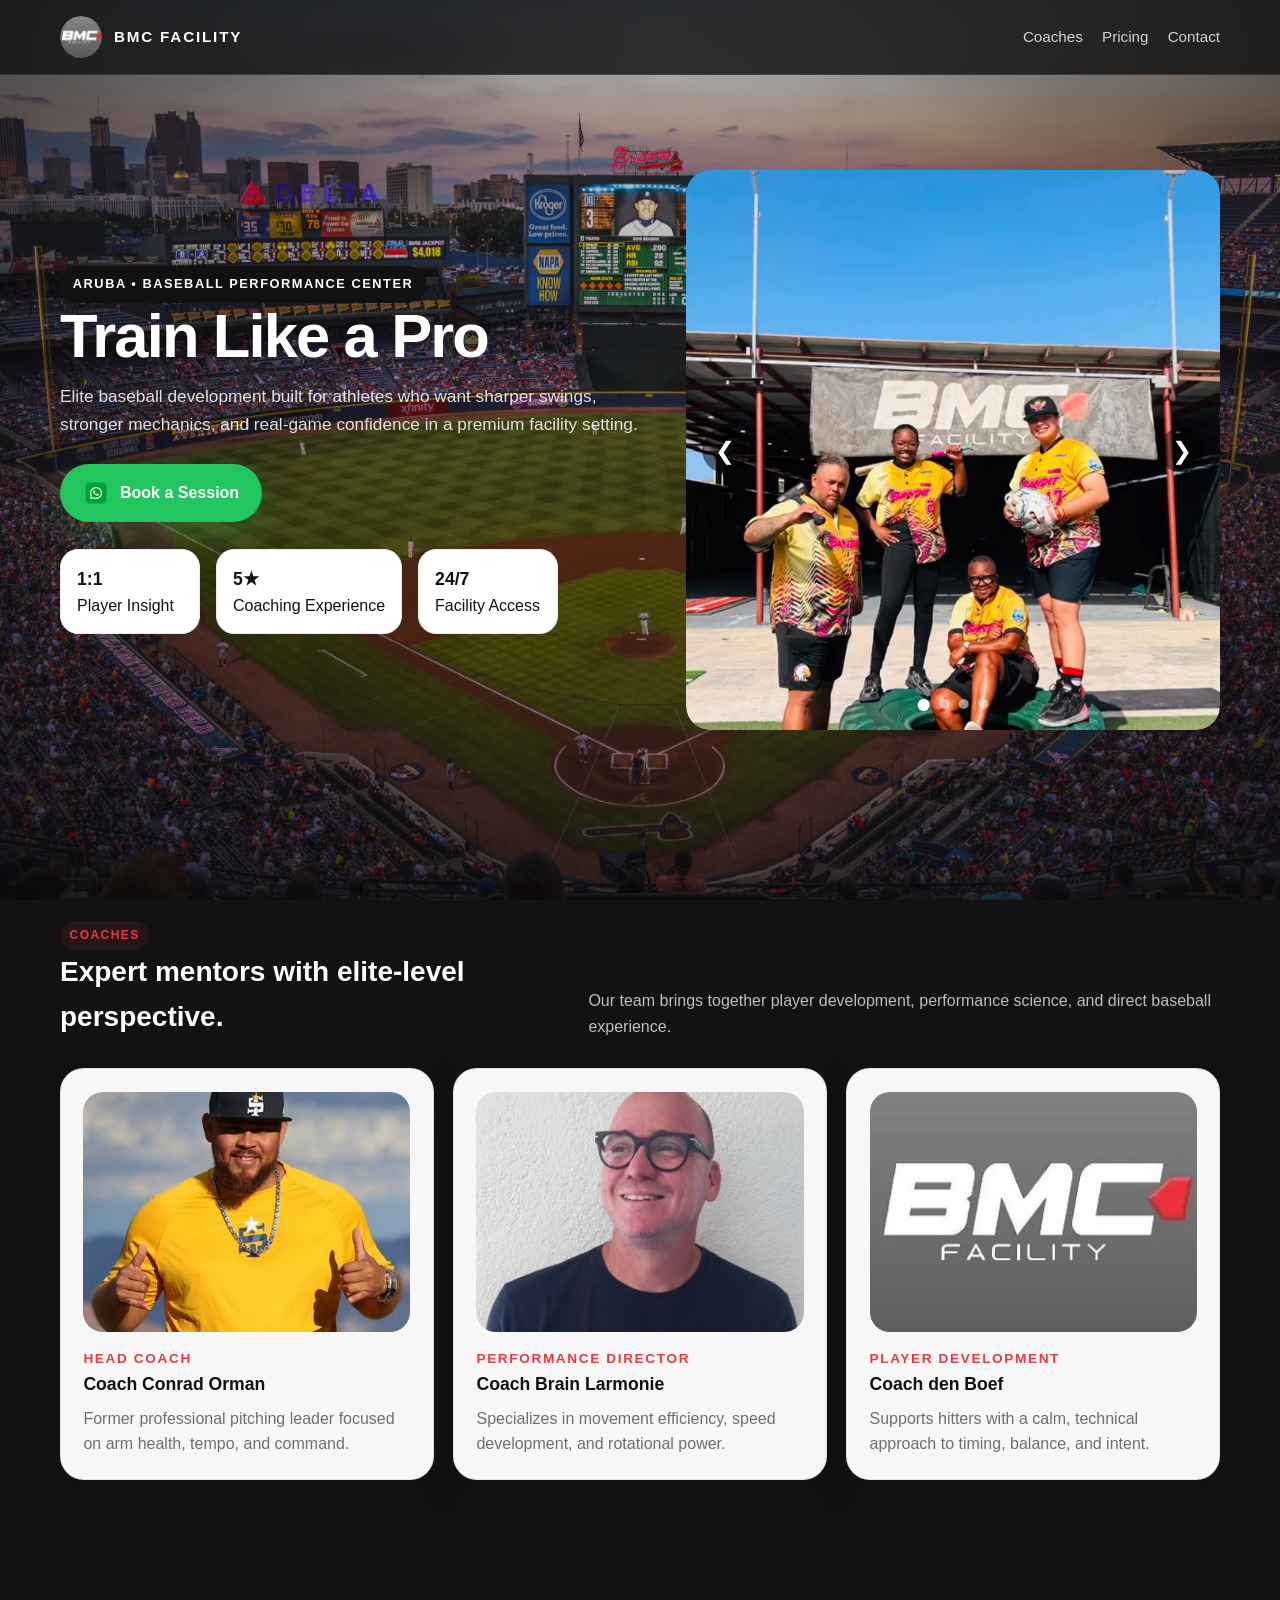
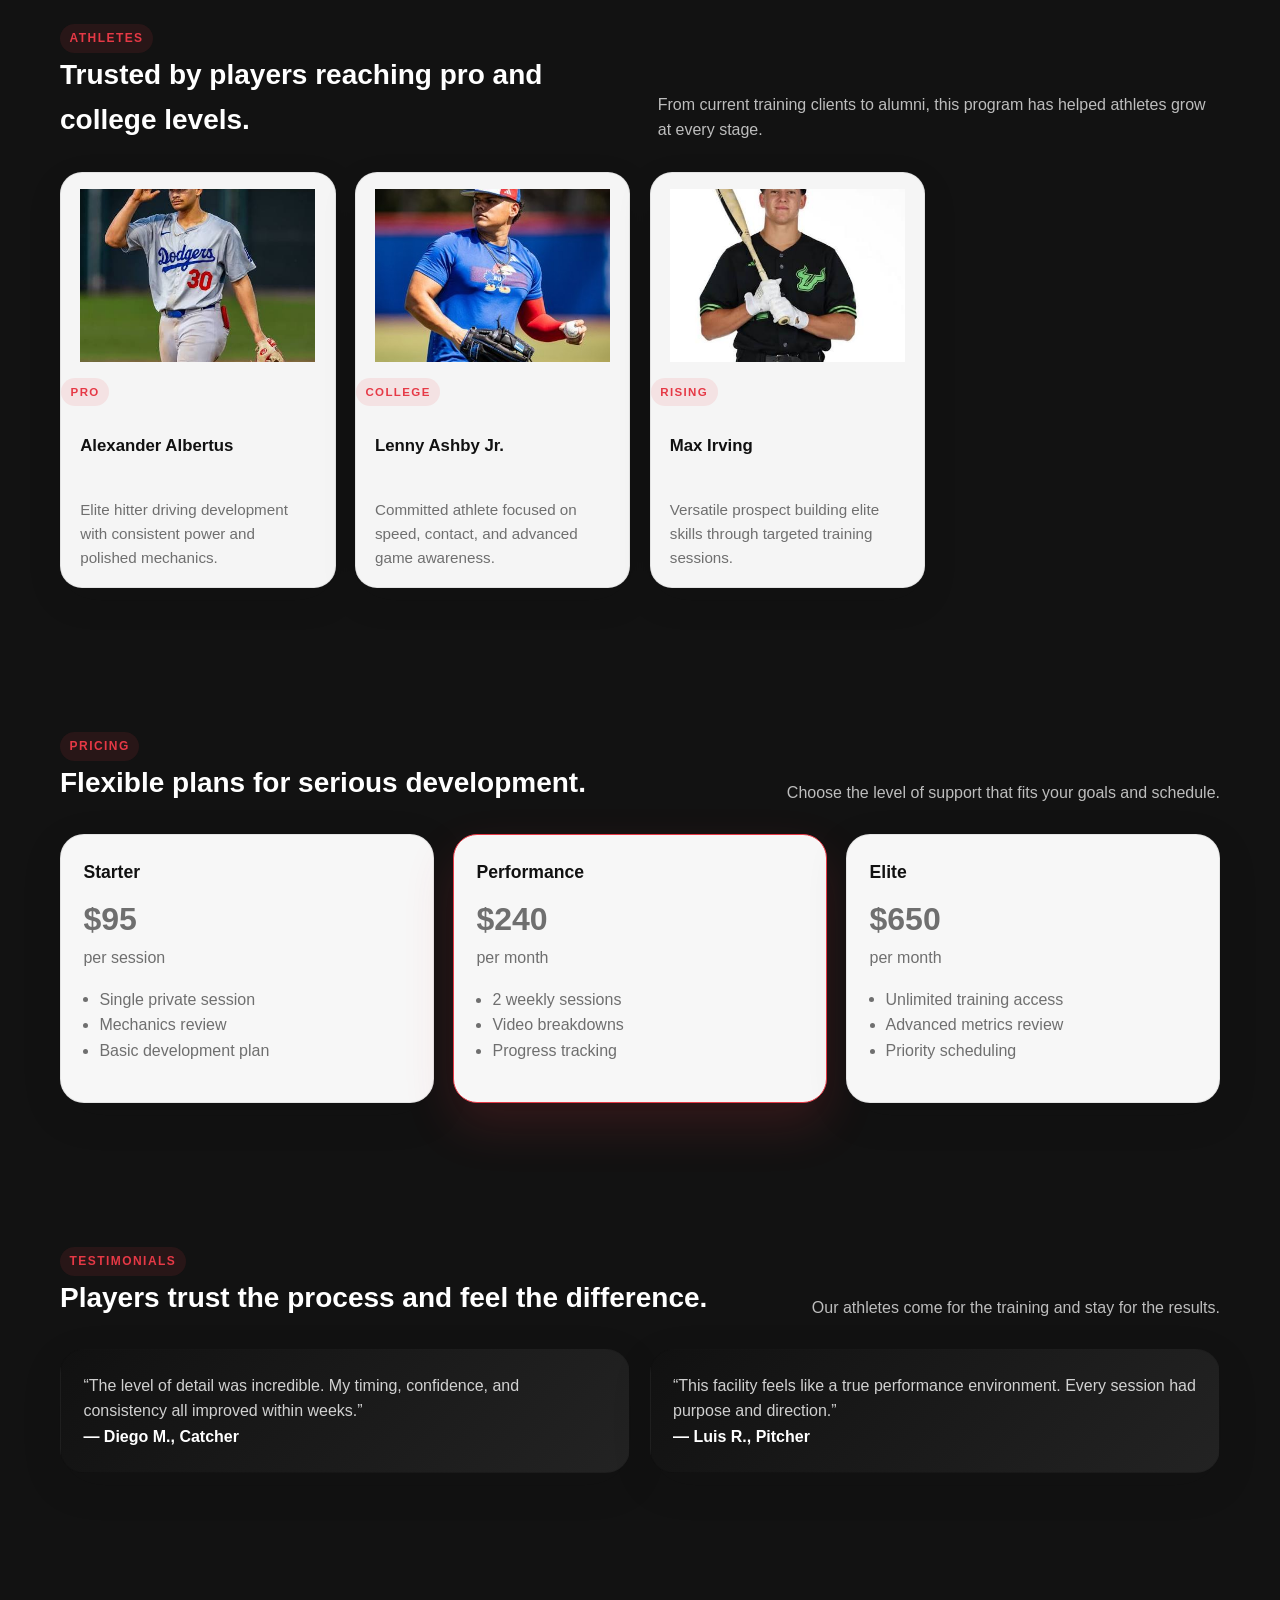
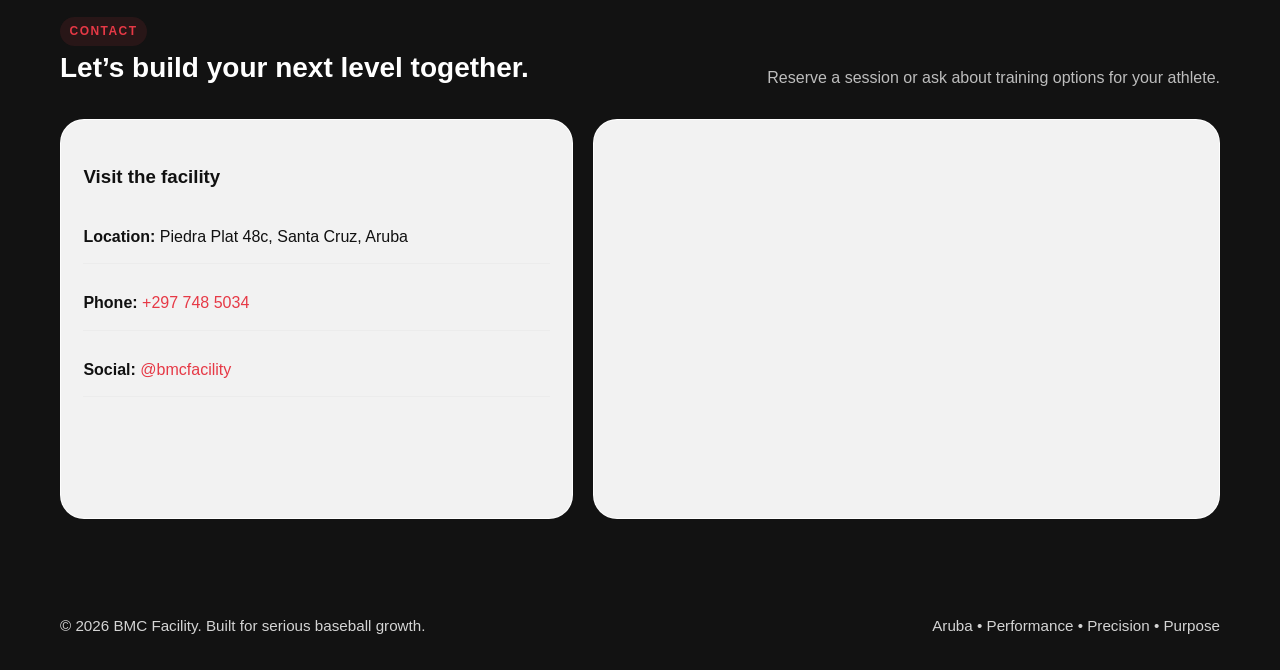
<file: index.html>
<!DOCTYPE html>
<html lang="en">
  <head>
    <meta charset="UTF-8" />
    <meta name="viewport" content="width=device-width, initial-scale=1.0" />
    <title>BMC Facility | Elite Baseball Training in Aruba</title>
    <meta
      name="description"
      content="BMC Facility is a modern baseball training destination in Aruba focused on elite development, advanced technology, and world-class coaching."
    />
    <link rel="stylesheet" href="styles.css" />
  </head>
  <body>
    <div class="page-background"></div>
    <div class="background-overlay"></div>
    <header>
      <div class="container">
          <nav aria-label="Main navigation">
            <a class="brand" href="#top">
              <span class="brand-mark">
                <img src="Images/bmclogo2.jpg" alt="BMC Facility logo" onerror="this.style.display='none'; this.parentElement.classList.add('fallback');" />
                <span class="brand-fallback">BMC</span>
              </span>
              <span class="brand-text">BMC Facility</span>
            </a>
            <button class="mobile-nav-toggle" aria-expanded="false" aria-controls="site-nav" aria-label="Open navigation">
              Menu
            </button>
            <div class="nav-links" id="site-nav">
              <a href="#coaches">Coaches</a>
              <a href="#pricing">Pricing</a>
              <a href="#contact">Contact</a>
            </div>
          </nav>
        </div>
      </header>

    <main id="top">
      <section class="container hero reveal">
        <div>
          <div class="eyebrow">Aruba • Baseball Performance Center</div>
          <h1>Train Like a Pro</h1>
          <p>
            Elite baseball development built for athletes who want sharper swings,
            stronger mechanics, and real-game confidence in a premium facility setting.
          </p>
          <div class="hero-actions">
            <a class="btn btn-primary whatsapp-btn" href="https://wa.me/?text=Hi%20BMC%20Facility%2C%20I%27d%20like%20to%20book%20a%20session!" target="_blank" rel="noopener noreferrer">
              <img src="Images/whatsapp-vector-logo-icon-logotype-vector-social-media_901408-404.png" alt="WhatsApp" class="whatsapp-icon" />
              Book a Session
            </a>
          </div>
          <div class="hero-stats">
            <div><strong>1:1</strong> Player Insight</div>
            <div><strong>5★</strong> Coaching Experience</div>
            <div><strong>24/7</strong> Facility Access</div>
          </div>
        </div>
        <div class="hero-card">
          <div class="carousel">
            <div class="carousel-container">
              <div class="carousel-slide fade">
                <img src="Images/Bmc Facility 1 bk.png" alt="BMC Facility training" />
              </div>
              <div class="carousel-slide fade">
                <img src="Images/Field 1.jpg" alt="BMC Field 1" />
              </div>
              <div class="carousel-slide fade">
                <img src="Images/FIeld 2.jpg" alt="BMC Field 2" />
              </div>
              <div class="carousel-slide fade">
                <img src="Images/Field 3.avif" alt="BMC Field 3" />
              </div>
            </div>
            <button class="carousel-btn prev" onclick="changeSlide(-1)">❮</button>
            <button class="carousel-btn next" onclick="changeSlide(1)">❯</button>
            <div class="carousel-dots">
              <span class="dot" onclick="currentSlide(1)"></span>
              <span class="dot" onclick="currentSlide(2)"></span>
              <span class="dot" onclick="currentSlide(3)"></span>
              <span class="dot" onclick="currentSlide(4)"></span>
            </div>
          </div>
        </div>
      </section>

      <section id="coaches" class="container reveal">
        <div class="section-heading">
          <div>
            <div class="pill">Coaches</div>
            <h2>Expert mentors with elite-level perspective.</h2>
          </div>
          <p>Our team brings together player development, performance science, and direct baseball experience.</p>
        </div>
        <div class="grid coach-grid">
          <article class="card coach-card">
            <img src="Images/Conrad-Orman.jpg" alt="Conrad Orman, Head Coach" />
            <div class="role">Head Coach</div>
            <h3>Coach Conrad Orman</h3>
            <p>Former professional pitching leader focused on arm health, tempo, and command.</p>
          </article>
          <article class="card coach-card">
            <img src="Images/CoachBrain.jpg" alt="Strength and mechanics session" />
            <div class="role">Performance Director</div>
            <h3>Coach Brain Larmonie</h3>
            <p>Specializes in movement efficiency, speed development, and rotational power.</p>
          </article>
          <article class="card coach-card">
            <img src="Images/bmclogo2.jpg" alt="BMC Facility branding" />
            <div class="role">Player Development</div>
            <h3>Coach den Boef</h3>
            <p>Supports hitters with a calm, technical approach to timing, balance, and intent.</p>
          </article>
        </div>
      </section>

      <section id="athletes" class="container reveal">
        <div class="section-heading">
          <div>
            <div class="pill">Athletes</div>
            <h2>Trusted by players reaching pro and college levels.</h2>
          </div>
          <p>From current training clients to alumni, this program has helped athletes grow at every stage.</p>
        </div>
        <div class="grid athlete-grid">
          <a class="athlete-card" href="alexander-albertus.html">
            <img src="Images/Alex.jpg" alt="Alexander Albertus" class="athlete-photo" />
            <span class="athlete-badge">Pro</span>
            <h3>Alexander Albertus</h3>
            <p>Elite hitter driving development with consistent power and polished mechanics.</p>
          </a>
          <a class="athlete-card" href="lenny-ashby-jr.html">
            <img src="Images/Lenny.jpg" alt="Lenny Ashby Jr." class="athlete-photo" />
            <span class="athlete-badge">College</span>
            <h3>Lenny Ashby Jr.</h3>
            <p>Committed athlete focused on speed, contact, and advanced game awareness.</p>
          </a>
          <a class="athlete-card" href="max-irving.html">
            <img src="Images/Max.jpg" alt="Max Irving" class="athlete-photo" />
            <span class="athlete-badge">Rising</span>
            <h3>Max Irving</h3>
            <p>Versatile prospect building elite skills through targeted training sessions.</p>
          </a>
        </div>
      </section>

      <section id="pricing" class="container reveal">
        <div class="section-heading">
          <div>
            <div class="pill">Pricing</div>
            <h2>Flexible plans for serious development.</h2>
          </div>
          <p>Choose the level of support that fits your goals and schedule.</p>
        </div>
        <div class="grid pricing-grid">
          <article class="card pricing-card">
            <h3>Starter</h3>
            <p class="price">$95</p>
            <p>per session</p>
            <ul>
              <li>Single private session</li>
              <li>Mechanics review</li>
              <li>Basic development plan</li>
            </ul>
          </article>
          <article class="card pricing-card featured">
            <h3>Performance</h3>
            <p class="price">$240</p>
            <p>per month</p>
            <ul>
              <li>2 weekly sessions</li>
              <li>Video breakdowns</li>
              <li>Progress tracking</li>
            </ul>
          </article>
          <article class="card pricing-card">
            <h3>Elite</h3>
            <p class="price">$650</p>
            <p>per month</p>
            <ul>
              <li>Unlimited training access</li>
              <li>Advanced metrics review</li>
              <li>Priority scheduling</li>
            </ul>
          </article>
        </div>
      </section>

      <section id="testimonials" class="container reveal">
        <div class="section-heading">
          <div>
            <div class="pill">Testimonials</div>
            <h2>Players trust the process and feel the difference.</h2>
          </div>
          <p>Our athletes come for the training and stay for the results.</p>
        </div>
        <div class="grid testimonial-grid">
          <article class="card testimonial">
            <p>“The level of detail was incredible. My timing, confidence, and consistency all improved within weeks.”</p>
            <strong>— Diego M., Catcher</strong>
          </article>
          <article class="card testimonial">
            <p>“This facility feels like a true performance environment. Every session had purpose and direction.”</p>
            <strong>— Luis R., Pitcher</strong>
          </article>
        </div>
      </section>

      <section id="contact" class="container reveal">
        <div class="section-heading">
          <div>
            <div class="pill">Contact</div>
            <h2>Let’s build your next level together.</h2>
          </div>
          <p>Reserve a session or ask about training options for your athlete.</p>
        </div>
        <div class="contact-wrap">
          <div class="contact-card">
            <h3>Visit the facility</h3>
            <div class="contact-list">
              <div><strong>Location:</strong> Piedra Plat 48c, Santa Cruz, Aruba</div>
              <div><strong>Phone:</strong> <a href="tel:+297748508034">+297 748 5034</a></div>
              <div><strong>Social:</strong> <a href="https://instagram.com/bmcfacility" target="_blank" rel="noopener noreferrer" style="color: var(--red);">@bmcfacility</a></div>
            </div>
          </div>
          <div class="map-card">
            <iframe src="https://www.google.com/maps/embed?pb=!1m18!1m12!1m3!1d3755.9999999999996!2d-70.04444!3d12.18722!2m3!1f0!2f0!3f0!3m2!1i1024!2i768!4f13.1!3m3!1m2!1s0x8e0a3c4c4c4c4c4d%3A0x4c4c4c4c4c4c4c4c!2sPiedra%20Plat%2048c%2C%20Santa%20Cruz%2C%20Aruba!5e0!3m2!1sen!2sus!4v1234567890" width="100%" height="100%" style="border:0;" allowfullscreen="" loading="lazy" referrerpolicy="no-referrer-when-downgrade"></iframe>
          </div>
        </div>
      </section>
    </main>

    <footer>
      <div class="container footer-bar">
        <span>© 2026 BMC Facility. Built for serious baseball growth.</span>
        <span>Aruba • Performance • Precision • Purpose</span>
      </div>
    </footer>

    <script src="script.js"></script>
  </body>
</html>
</file>
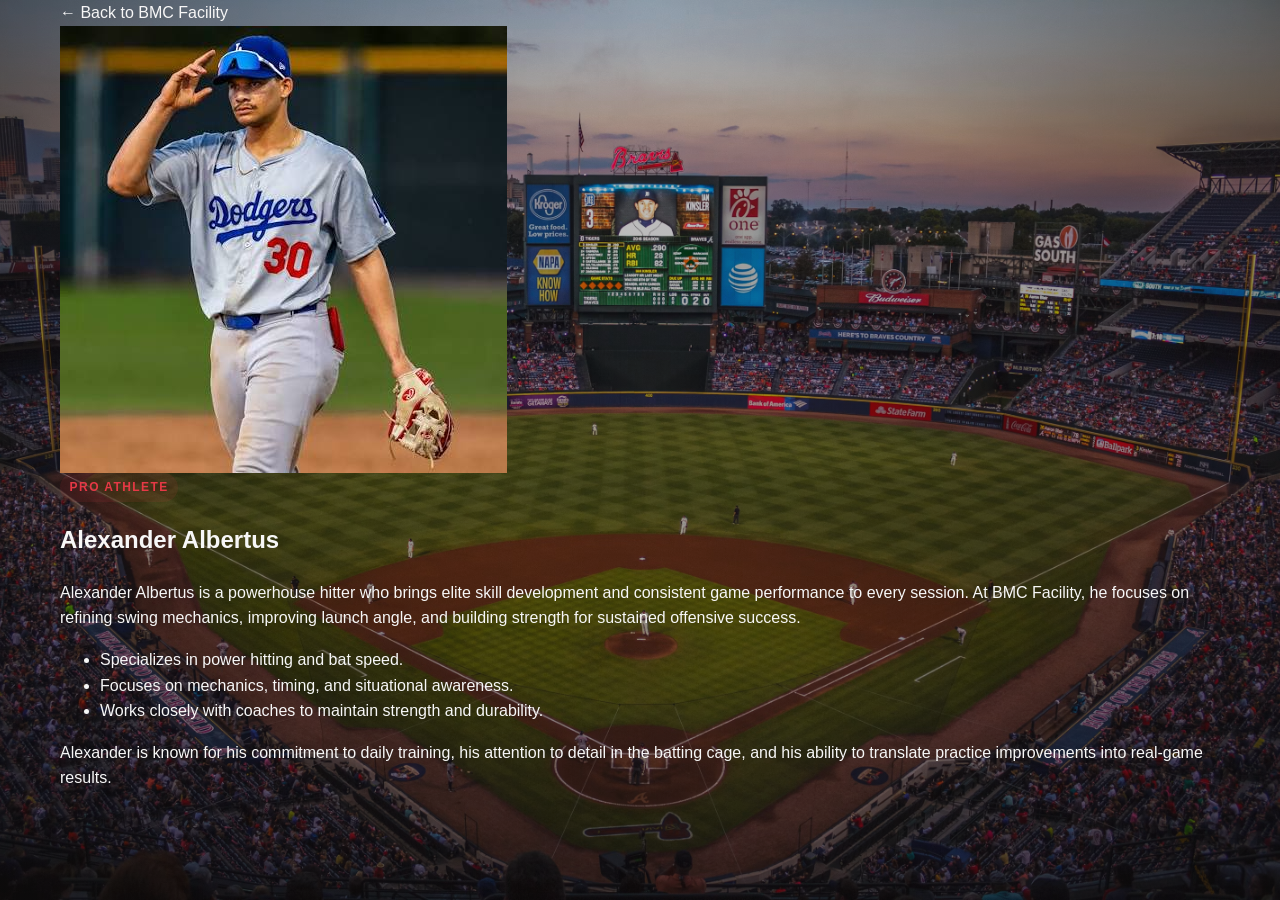
<file: alexander-albertus.html>
<!DOCTYPE html>
<html lang="en">
  <head>
    <meta charset="UTF-8" />
    <meta name="viewport" content="width=device-width, initial-scale=1.0" />
    <title>Alexander Albertus | BMC Athlete Bio</title>
    <link rel="stylesheet" href="styles.css" />
  </head>
  <body>
    <div class="page-background"></div>
    <div class="background-overlay"></div>
    <main class="container bio-page">
      <a class="back-link" href="index.html">← Back to BMC Facility</a>
      <article class="bio-card">
        <img src="Images/Alex.jpg" alt="Alexander Albertus" class="bio-photo" />
        <div class="bio-content">
          <span class="pill">Pro Athlete</span>
          <h1>Alexander Albertus</h1>
          <p>Alexander Albertus is a powerhouse hitter who brings elite skill development and consistent game performance to every session. At BMC Facility, he focuses on refining swing mechanics, improving launch angle, and building strength for sustained offensive success.</p>
          <ul>
            <li>Specializes in power hitting and bat speed.</li>
            <li>Focuses on mechanics, timing, and situational awareness.</li>
            <li>Works closely with coaches to maintain strength and durability.</li>
          </ul>
          <p>Alexander is known for his commitment to daily training, his attention to detail in the batting cage, and his ability to translate practice improvements into real-game results.</p>
        </div>
      </article>
    </main>
  </body>
</html>
</file>
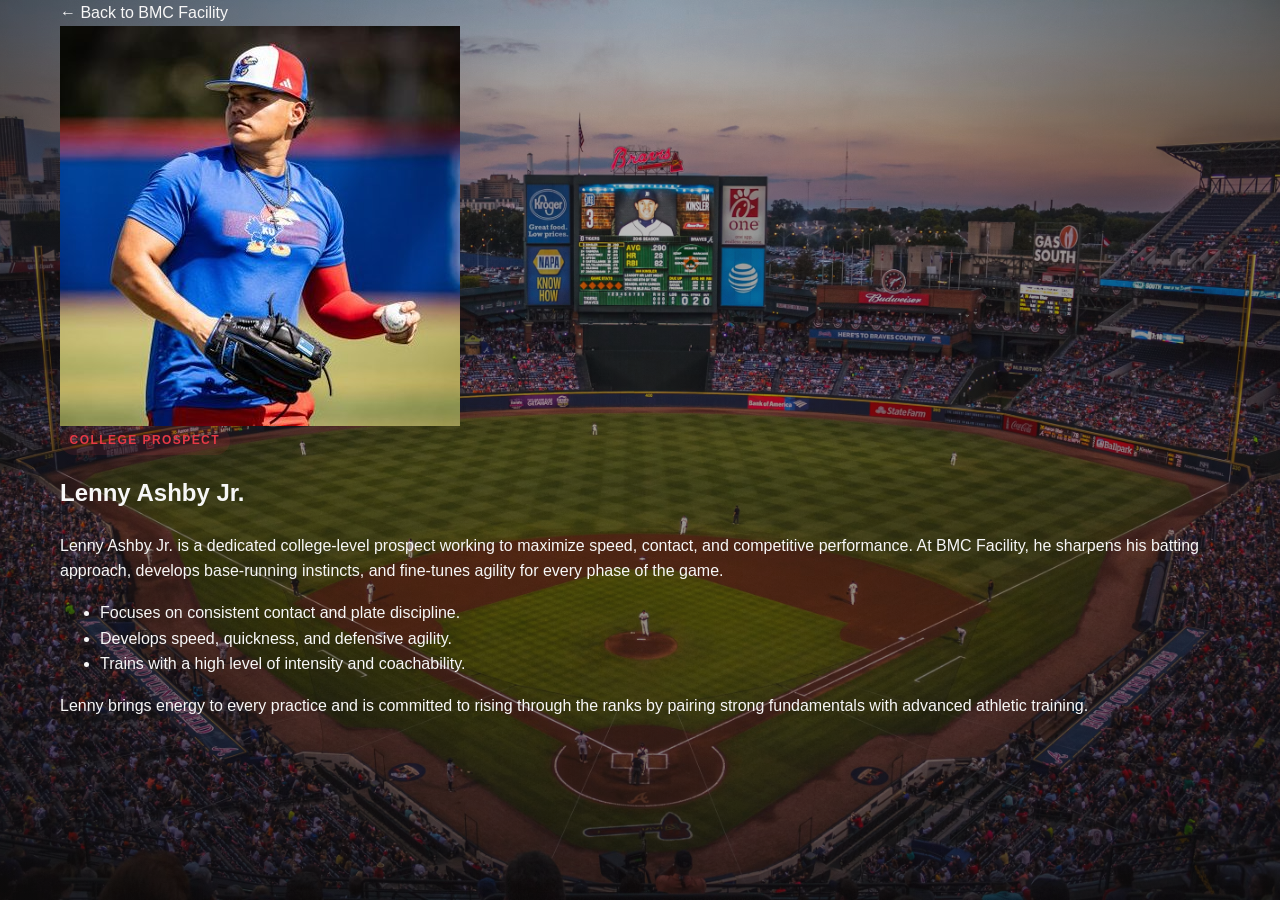
<file: lenny-ashby-jr.html>
<!DOCTYPE html>
<html lang="en">
  <head>
    <meta charset="UTF-8" />
    <meta name="viewport" content="width=device-width, initial-scale=1.0" />
    <title>Lenny Ashby Jr. | BMC Athlete Bio</title>
    <link rel="stylesheet" href="styles.css" />
  </head>
  <body>
    <div class="page-background"></div>
    <div class="background-overlay"></div>
    <main class="container bio-page">
      <a class="back-link" href="index.html">← Back to BMC Facility</a>
      <article class="bio-card">
        <img src="Images/Lenny.jpg" alt="Lenny Ashby Jr." class="bio-photo" />
        <div class="bio-content">
          <span class="pill">College Prospect</span>
          <h1>Lenny Ashby Jr.</h1>
          <p>Lenny Ashby Jr. is a dedicated college-level prospect working to maximize speed, contact, and competitive performance. At BMC Facility, he sharpens his batting approach, develops base-running instincts, and fine-tunes agility for every phase of the game.</p>
          <ul>
            <li>Focuses on consistent contact and plate discipline.</li>
            <li>Develops speed, quickness, and defensive agility.</li>
            <li>Trains with a high level of intensity and coachability.</li>
          </ul>
          <p>Lenny brings energy to every practice and is committed to rising through the ranks by pairing strong fundamentals with advanced athletic training.</p>
        </div>
      </article>
    </main>
  </body>
</html>
</file>
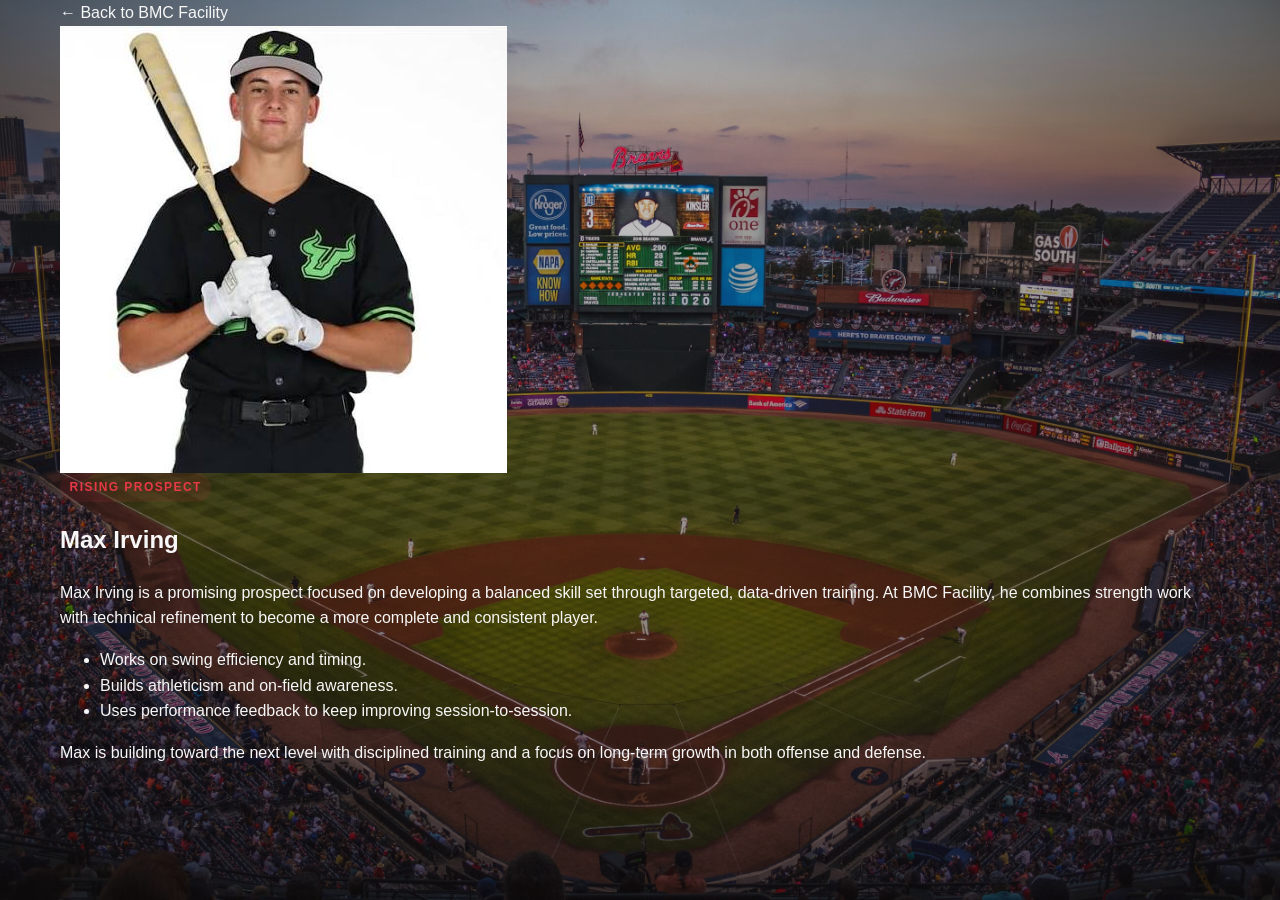
<file: max-irving.html>
<!DOCTYPE html>
<html lang="en">
  <head>
    <meta charset="UTF-8" />
    <meta name="viewport" content="width=device-width, initial-scale=1.0" />
    <title>Max Irving | BMC Athlete Bio</title>
    <link rel="stylesheet" href="styles.css" />
  </head>
  <body>
    <div class="page-background"></div>
    <div class="background-overlay"></div>
    <main class="container bio-page">
      <a class="back-link" href="index.html">← Back to BMC Facility</a>
      <article class="bio-card">
        <img src="Images/Max.jpg" alt="Max Irving" class="bio-photo" />
        <div class="bio-content">
          <span class="pill">Rising Prospect</span>
          <h1>Max Irving</h1>
          <p>Max Irving is a promising prospect focused on developing a balanced skill set through targeted, data-driven training. At BMC Facility, he combines strength work with technical refinement to become a more complete and consistent player.</p>
          <ul>
            <li>Works on swing efficiency and timing.</li>
            <li>Builds athleticism and on-field awareness.</li>
            <li>Uses performance feedback to keep improving session-to-session.</li>
          </ul>
          <p>Max is building toward the next level with disciplined training and a focus on long-term growth in both offense and defense.</p>
        </div>
      </article>
    </main>
  </body>
</html>
</file>
<file: styles.css>
:root {
  --red: #e63946;
  --red-dark: #b82333;
  --black: #111111;
  --white: #f7f7f7;
  --muted: #6f6f6f;
  --border: #ececec;
}

* {
  box-sizing: border-box;
}

html {
  scroll-behavior: smooth;
}

body {
  margin: 0;
  font-family: Inter, "Segoe UI", Roboto, Arial, sans-serif;
  color: var(--white);
  line-height: 1.6;
  min-height: 100vh;
  background: #121212;
}

main,
header,
section {
  position: relative;
  z-index: 1;
}

.page-background {
  position: fixed;
  inset: 0;
  z-index: -1;
  background: url("Images/Field 3.avif") center/cover no-repeat;
  opacity: 0.94;
  filter: saturate(1.05);
}

.background-overlay {
  position: fixed;
  inset: 0;
  z-index: -1;
  background: radial-gradient(circle at top, rgba(17, 17, 17, 0.12), rgba(17, 17, 17, 0.42) 55%, rgba(17, 17, 17, 0.62) 100%);
}

a {
  color: inherit;
  text-decoration: none;
}

img {
  display: block;
  max-width: 100%;
}

.container {
  width: min(1160px, calc(100% - 2rem));
  margin: 0 auto;
}

header {
  position: sticky;
  top: 0;
  z-index: 30;
  background: rgba(17, 17, 17, 0.8);
  backdrop-filter: blur(14px);
  border-bottom: 1px solid rgba(255, 255, 255, 0.1);
}

nav {
  display: flex;
  align-items: center;
  justify-content: space-between;
  padding: 1rem 0;
}

.brand {
  display: flex;
  align-items: center;
  gap: 0.75rem;
  font-weight: 800;
  letter-spacing: 0.04em;
  text-transform: uppercase;
  font-size: 0.95rem;
  color: white;
}

.brand:hover {
  background: rgba(255, 255, 255, 0.1);
  border-color: rgba(255, 255, 255, 0.22);
  transform: translateY(-1px);
}

.brand-mark {
  width: 42px;
  height: 42px;
  display: inline-flex;
  align-items: center;
  justify-content: center;
  border-radius: 50%;
  overflow: hidden;
}

.brand-mark img {
  width: 100%;
  height: 100%;
  object-fit: cover;
  border-radius: 50%;
}

.brand-mark .brand-fallback {
  display: none;
  font-size: 0.72rem;
  font-weight: 800;
  letter-spacing: 0.06em;
  color: var(--red);
}

.brand-mark.fallback .brand-fallback {
  display: inline-flex;
}

.brand-mark.fallback img {
  display: none;
}

.brand img {
  width: 42px;
  height: 42px;
  display: block;
  object-fit: contain;
  border-radius: 50%;
}

.brand-text {
  font-size: 0.95rem;
  letter-spacing: 0.12em;
}

.nav-links {
  display: flex;
  gap: 1.2rem;
  font-size: 0.95rem;
  color: rgba(255, 255, 255, 0.8);
}

.mobile-nav-toggle {
  display: none;
  background: transparent;
  border: 1px solid rgba(255, 255, 255, 0.35);
  color: white;
  padding: 0.8rem 1rem;
  border-radius: 999px;
  cursor: pointer;
  font-size: 0.95rem;
  transition: background 0.2s ease, transform 0.2s ease;
}

.mobile-nav-toggle:hover {
  background: rgba(255, 255, 255, 0.08);
  transform: translateY(-1px);
}

.nav-links.show {
  display: flex;
  flex-direction: column;
  gap: 0.85rem;
  margin-top: 1rem;
  padding: 1rem;
  background: rgba(17, 17, 17, 0.95);
  border-radius: 18px;
}

.nav-links a:hover {
  color: white;
}

.hero {
  display: grid;
  grid-template-columns: 1.05fr 0.95fr;
  align-items: center;
  gap: 2.3rem;
  padding: 2.5rem 0 4rem;
  min-height: 86vh;
}

.hero h1 {
  font-size: clamp(2.6rem, 4.8vw, 4.5rem);
  line-height: 0.95;
  margin: 0.3rem 0 1rem;
  letter-spacing: -0.03em;
  color: white;
}

.hero p {
  font-size: 1.08rem;
  color: rgba(255, 255, 255, 0.86);
  max-width: 620px;
  margin-bottom: 1.6rem;
}

.eyebrow {
  display: inline-flex;
  align-items: center;
  gap: 0.5rem;
  padding: 0.5rem 0.8rem;
  border-radius: 999px;
  background: var(--black);
  color: white;
  font-size: 0.8rem;
  font-weight: 700;
  text-transform: uppercase;
  letter-spacing: 0.12em;
}

.hero-actions {
  display: flex;
  flex-wrap: wrap;
  gap: 0.85rem;
}

.btn {
  display: inline-flex;
  align-items: center;
  justify-content: center;
  padding: 0.95rem 1.4rem;
  border-radius: 999px;
  font-weight: 700;
  transition: transform 0.2s ease, box-shadow 0.2s ease, background 0.2s ease;
}

.btn:hover {
  transform: translateY(-2px);
}

.btn-primary {
  background: #22c55e;
  color: white;
  box-shadow: 0 14px 38px rgba(34, 197, 94, 0.24);
}

.btn-primary:hover {
  background: #16a34a;
}

.whatsapp-btn {
  gap: 0.6rem;
}

.whatsapp-icon {
  width: 28px;
  height: 28px;
  object-fit: contain;
}

.btn-secondary {
  border: 1px solid var(--border);
  background: white;
  color: var(--black);
}

.hero-stats {
  display: flex;
  flex-wrap: wrap;
  gap: 1rem;
  margin-top: 1.7rem;
}

.hero-stats div {
  padding: 0.9rem 1rem;
  min-width: 140px;
  border: 1px solid var(--border);
  border-radius: 18px;
  background: white;
  color: var(--black);
}

.hero-stats strong {
  display: block;
  font-size: 1.1rem;
}

.hero-card {
  position: relative;
  overflow: hidden;
  border-radius: 24px;
}

.hero-card img {
  width: 100%;
  height: 560px;
  object-fit: cover;
  border-radius: 24px;
  transform: scale(1.12);
}

.carousel {
  position: relative;
  width: 100%;
  overflow: hidden;
  border-radius: 24px;
}

.carousel-container {
  position: relative;
  width: 100%;
  height: 560px;
}

.carousel-slide {
  display: none;
  position: absolute;
  width: 100%;
  height: 100%;
  inset: 0;
}

.carousel-slide img {
  width: 100%;
  height: 100%;
  object-fit: cover;
}

.carousel-slide.fade {
  animation: fade 0.8s ease-in-out;
}

@keyframes fade {
  from {
    opacity: 0;
  }
  to {
    opacity: 1;
  }
}

.carousel-slide.active {
  display: block;
}

.carousel-btn {
  position: absolute;
  top: 50%;
  transform: translateY(-50%);
  z-index: 10;
  background: rgba(0, 0, 0, 0.5);
  color: white;
  border: none;
  font-size: 1.5rem;
  padding: 0.8rem 1rem;
  cursor: pointer;
  border-radius: 50%;
  width: 45px;
  height: 45px;
  display: flex;
  align-items: center;
  justify-content: center;
  transition: all 0.3s ease;
}

.carousel-btn:hover {
  background: rgba(0, 0, 0, 0.8);
  transform: translateY(-50%) scale(1.1);
}

.carousel-btn.prev {
  left: 1rem;
}

.carousel-btn.next {
  right: 1rem;
}

.carousel-dots {
  position: absolute;
  bottom: 1.2rem;
  left: 50%;
  transform: translateX(-50%);
  display: flex;
  gap: 0.6rem;
  z-index: 10;
}

.dot {
  width: 10px;
  height: 10px;
  border-radius: 50%;
  background: rgba(255, 255, 255, 0.5);
  cursor: pointer;
  transition: all 0.3s ease;
}

.dot:hover {
  background: rgba(255, 255, 255, 0.8);
}

.dot.active {
  background: white;
  width: 12px;
  height: 12px;
}

section {
  padding: 4.5rem 0;
  color: white;
}

.section-heading {
  display: flex;
  align-items: flex-end;
  justify-content: space-between;
  gap: 1rem;
  margin-bottom: 1.8rem;
}

.section-heading h2 {
  font-size: 1.75rem;
  margin: 0;
  color: white;
}

.section-heading p {
  margin: 0;
  color: rgba(255, 255, 255, 0.72);
}

.grid {
  display: grid;
  gap: 1.2rem;
}

.program-grid {
  grid-template-columns: repeat(3, minmax(0, 1fr));
}

.card {
  background: rgba(255, 255, 255, 0.97);
  border: 1px solid rgba(0, 0, 0, 0.08);
  border-radius: 24px;
  padding: 1.4rem;
  box-shadow: 0 12px 40px rgba(17, 17, 17, 0.12);
  transition: transform 0.2s ease, box-shadow 0.2s ease;
  backdrop-filter: blur(12px);
  color: var(--black);
}

.card:hover {
  transform: translateY(-5px);
  box-shadow: 0 20px 48px rgba(17, 17, 17, 0.08);
}

.card-icon {
  width: 44px;
  height: 44px;
  display: grid;
  place-items: center;
  border-radius: 14px;
  background: rgba(230, 57, 70, 0.1);
  color: var(--red);
  font-weight: 800;
  margin-bottom: 0.9rem;
}

.card h3 {
  margin: 0 0 0.5rem;
  font-size: 1.1rem;
}

.card p {
  margin: 0;
  color: var(--muted);
}

.coach-grid {
  grid-template-columns: repeat(3, minmax(0, 1fr));
}

.coach-card img {
  width: 100%;
  height: 240px;
  object-fit: cover;
  border-radius: 20px;
  margin-bottom: 1rem;
}

.coach-card .role {
  color: var(--red);
  font-weight: 700;
  font-size: 0.85rem;
  text-transform: uppercase;
  letter-spacing: 0.12em;
}

.tech-grid {
  grid-template-columns: repeat(2, minmax(0, 1fr));
}

.tech-card {
  display: flex;
  gap: 1rem;
  align-items: flex-start;
}

.athlete-grid {
  grid-template-columns: repeat(4, minmax(0, 1fr));
}

.athlete-card {
  background: rgba(255, 255, 255, 0.96);
  color: var(--black);
  padding: 0;
  border-radius: 22px;
  border: 1px solid rgba(17, 17, 17, 0.08);
  box-shadow: 0 12px 34px rgba(17, 17, 17, 0.12);
  display: block;
  overflow: hidden;
  transition: transform 0.25s ease, box-shadow 0.25s ease;
}

.athlete-card:hover {
  transform: translateY(-5px);
  box-shadow: 0 22px 48px rgba(17, 17, 17, 0.18);
}

.athlete-card .athlete-photo {
  width: 100%;
  aspect-ratio: 4 / 3;
  object-fit: cover;
}

.athlete-card > * {
  padding: 1rem 1.2rem;
}

.athlete-card .athlete-badge {
  display: inline-block;
  margin-bottom: 0.7rem;
  padding: 0.3rem 0.6rem;
  border-radius: 999px;
  background: rgba(230, 57, 70, 0.1);
  color: var(--red);
  font-size: 0.72rem;
  font-weight: 700;
  text-transform: uppercase;
  letter-spacing: 0.12em;
}

.athlete-card h3 {
  margin: 0 0 0.35rem;
  font-size: 1.05rem;
}

.athlete-card p {
  margin: 0;
  color: var(--muted);
  font-size: 0.95rem;
}

.tech-card .dot {
  width: 12px;
  height: 12px;
  margin-top: 0.55rem;
  background: var(--red);
  border-radius: 50%;
  flex-shrink: 0;
}

.pricing-grid {
  grid-template-columns: repeat(3, minmax(0, 1fr));
}

.pricing-card {
  position: relative;
}

.pricing-card.featured {
  border-color: var(--red);
  box-shadow: 0 22px 50px rgba(230, 57, 70, 0.16);
}

.price {
  font-size: 2rem;
  font-weight: 800;
  margin: 0.5rem 0 0.2rem;
}

.pricing-card ul {
  padding-left: 1rem;
  color: var(--muted);
}

.pill {
  display: inline-block;
  padding: 0.3rem 0.6rem;
  border-radius: 999px;
  background: rgba(230, 57, 70, 0.1);
  color: var(--red);
  font-size: 0.75rem;
  font-weight: 700;
  text-transform: uppercase;
  letter-spacing: 0.12em;
}

.testimonial-grid {
  grid-template-columns: repeat(2, minmax(0, 1fr));
}

.testimonial {
  background: linear-gradient(135deg, #111111 0%, #232323 100%);
  color: white;
  border-radius: 24px;
}

.testimonial p {
  color: rgba(255, 255, 255, 0.8);
}

.contact-wrap {
  display: grid;
  grid-template-columns: 0.9fr 1.1fr;
  gap: 1.2rem;
}

.contact-card,
.map-card {
  background: rgba(255, 255, 255, 0.95);
  border: 1px solid rgba(255, 255, 255, 0.9);
  border-radius: 24px;
  padding: 1.4rem;
  backdrop-filter: blur(12px);
  color: var(--black);
  overflow: hidden;
}

.map-card {
  padding: 0;
  min-height: 400px;
}

.map-card iframe {
  border-radius: 24px;
}

.contact-list {
  display: grid;
  gap: 0.8rem;
  margin-top: 1rem;
}

.contact-list div {
  padding: 0.85rem 0;
  border-bottom: 1px solid var(--border);
}

.contact-list a {
  color: var(--red);
  text-decoration: none;
  transition: opacity 0.2s ease;
}

.contact-list a:hover {
  opacity: 0.8;
}

footer {
  padding: 1.4rem 0 2rem;
  color: rgba(255, 255, 255, 0.82);
  font-size: 0.95rem;
}

.footer-bar {
  display: flex;
  justify-content: space-between;
  gap: 1rem;
  flex-wrap: wrap;
}

.contact-link {
  color: var(--red);
}

.reveal {
  opacity: 0;
  transform: translateY(30px);
  transition: opacity 0.7s ease, transform 0.7s ease;
}

.reveal.visible {
  opacity: 1;
  transform: translateY(0);
}

@media (max-width: 900px) {
  .hero,
  .contact-wrap {
    grid-template-columns: 1fr;
  }

  .program-grid,
  .coach-grid,
  .pricing-grid,
  .testimonial-grid,
  .tech-grid {
    grid-template-columns: 1fr;
  }
}

@media (max-width: 640px) {
  .mobile-nav-toggle {
    display: inline-flex;
  }

  .nav-links {
    display: none;
  }

  .hero {
    padding-top: 2.4rem;
  }

  .hero-card img {
    height: 360px;
  }

  .section-heading {
    flex-direction: column;
    align-items: flex-start;
  }
}
</file>
